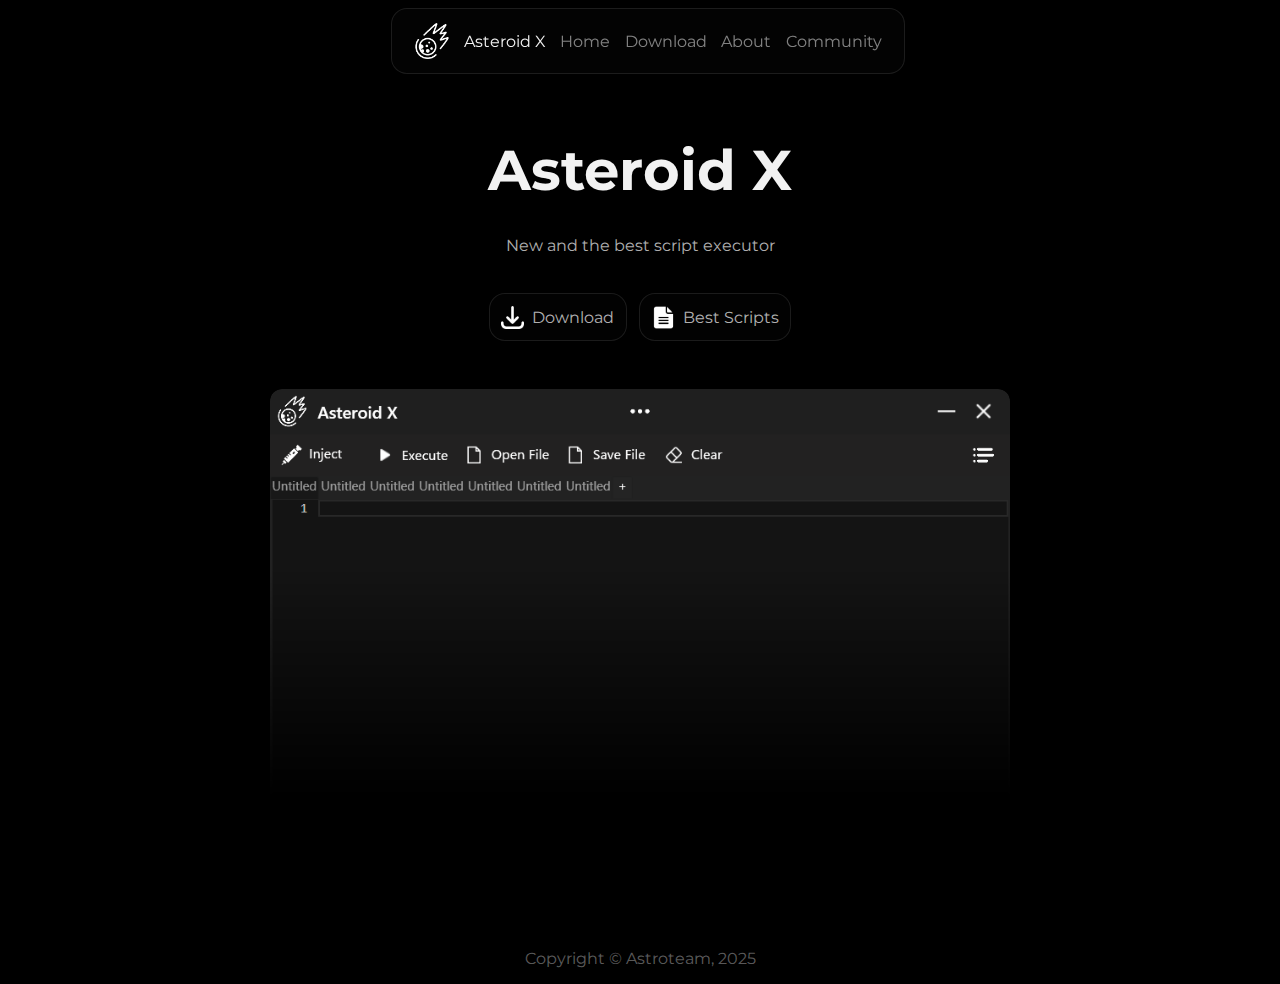
<file: index.html>
<!DOCTYPE html>
<html lang="en">
<head>
    <meta charset="UTF-8">
    <meta name="viewport" content="width=device-width, initial-scale=1.0">
    <title>Asteroid X — New and the best script executor</title>
    <link rel="shortcut icon" href="assets/images/AsteroidIconBlack.ico">
    <link rel="stylesheet" href="assets/css/styles.css">
    <link rel="stylesheet" href="assets/css/nav.css">
    <link rel="stylesheet" href="assets/css/footer.css">
</head>
<body>
    <nav id="navbar-container">
        <script src="assets/js/navbar.js"></script>
    </nav>

    <main>
        <div class="Welcome">
            <h1>Asteroid X</h1>
            <p>New and the best script executor</p>

            <div class="Buttons">
                <a href="download.html" class="button">
                    <img src="assets/images/downloads32px.png">
                    <p>Download</p>
                </a>

                <a href="https://robloxscripts.com" target="_blank" rel="nofollow" class="button">
                    <img src="assets/images/text32px.png">
                    <p>Best Scripts</p>
                </a>
            </div>
        </div>

        <div class="Preview">
            <img src="assets/images/app.png">
        </div>
    </main>

    <footer id="footer-container">
        <script src="assets/js/footer.js"></script>
    </footer>
</body>
</html>
</file>
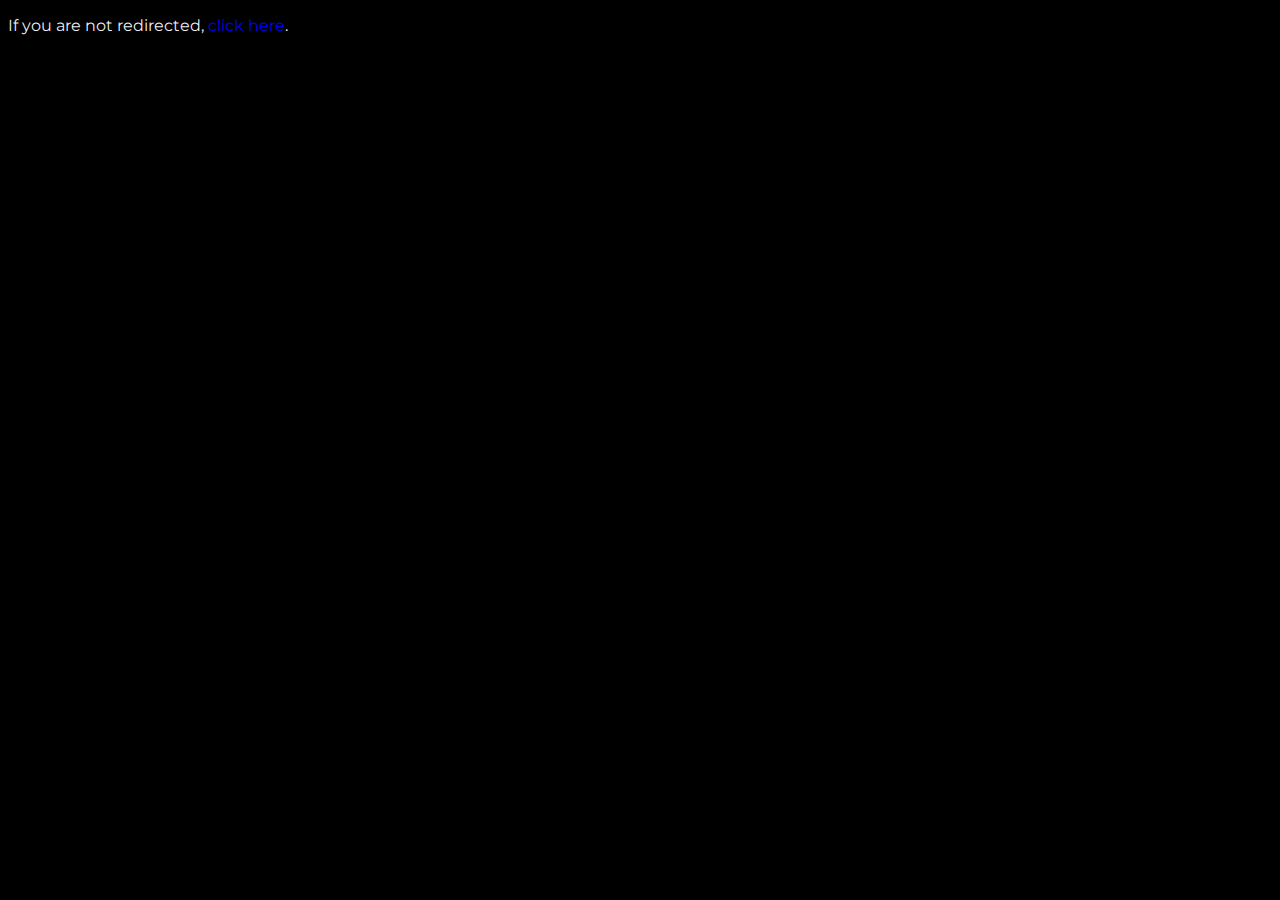
<file: download.html>
<!DOCTYPE html>
<html lang="en">
<head>
    <meta charset="UTF-8">
    <meta name="viewport" content="width=device-width, initial-scale=1.0">
    <meta http-equiv="refresh" content="3;url=https://github.com/Marcel46509/Astero-Bootstrapper">
    <title>Redirecting...</title>
    <link rel="shortcut icon" href="assets/images/AsteroidIconBlack.ico">
    <link rel="stylesheet" href="assets/css/styles.css">
    <link rel="stylesheet" href="assets/css/nav.css">
</head>
<body>
    <p>If you are not redirected, <a href="https://github.com/Marcel46509/Astero-Bootstrapper">click here</a>.</p>
</body>
</html>
</file>
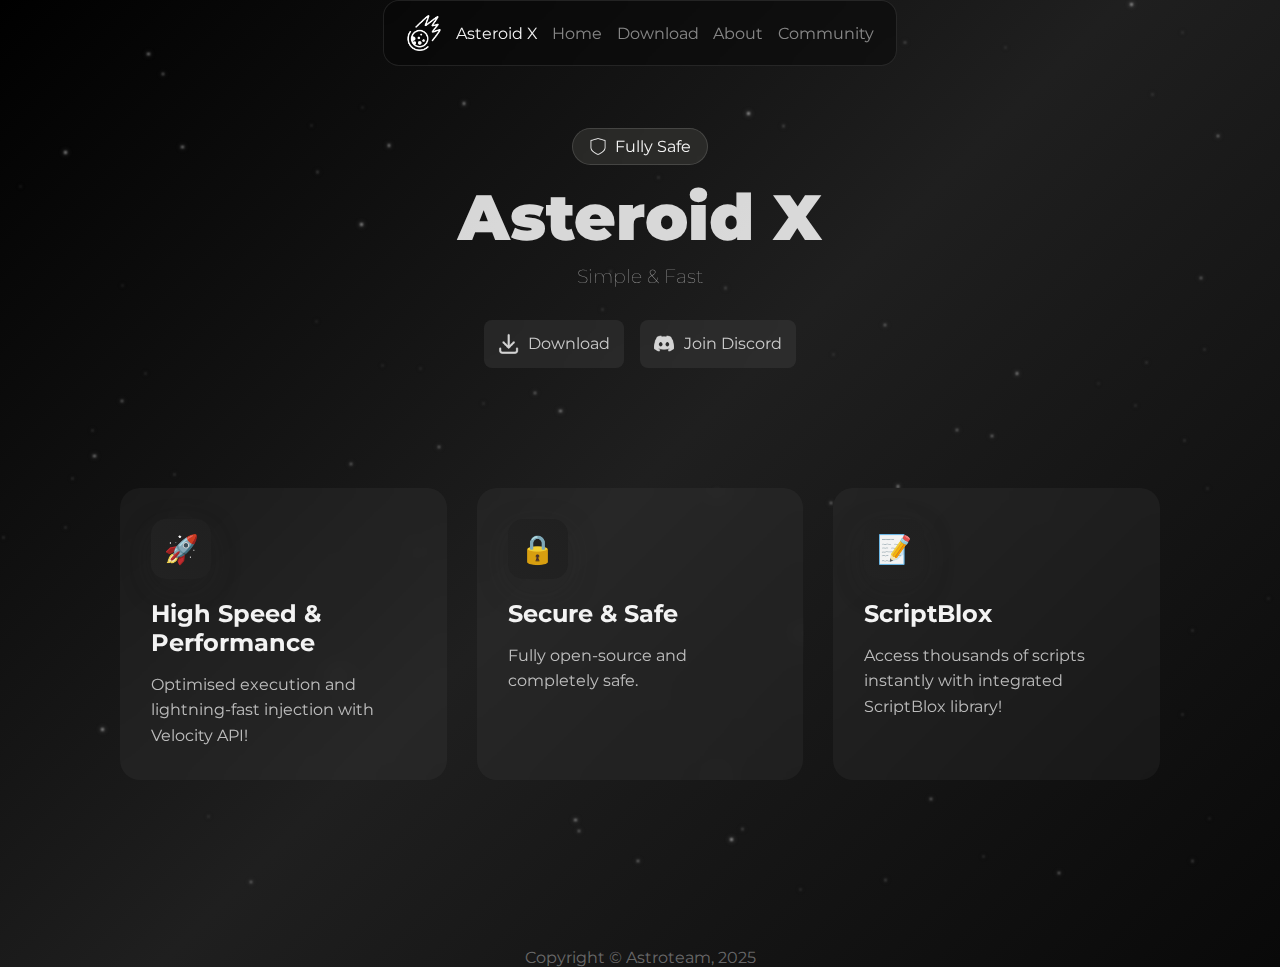
<file: index2.html>
<!DOCTYPE html>
<html lang="en">
<head>
    <meta charset="UTF-8">
    <meta name="viewport" content="width=device-width, initial-scale=1.0">

    <title>Asteroid X — Peak Performance</title>

    <link rel="shortcut icon" href="assets/images/AsteroidIconBlack.ico">
    
    <link rel="stylesheet" href="assets/css/newStyles.css">
    <link rel="stylesheet" href="assets/css/footer.css">
    <link rel="stylesheet" href="assets/css/features.css">
    <link rel="stylesheet" href="assets/css/nav.css">
</head>
<body>
    <div id="stars"></div>
    <div class="absolute container-blur"></div>

    <nav id="navbar-container">
        <script src="assets/js/navbar.js"></script>
    </nav>

    <header class="relative">
        <div class="absolute inset0"></div>

        <div class="relative container container-text">
            <div class="wrapper">
                <div class="container-info">
                    <img title="Secure" src="assets/images/shield64px.png">
                    <span>Fully Safe</span>
                </div>
            </div>

            <h1 class="mainText">Asteroid X</h1>
            <p class="desc">Simple & Fast</p>

            <div class="buttonsCenter">
                <div class="buttonsCenter container">
                    <a href="download.html" class="newButton">
                        <img src="assets/images/Download64px.png" title="Download">
                        <p>Download</p>
                    </a>
                    
                    <a href="discord.html" class="newButton">
                        <img src="assets/images/discord64px.png" title="Discord">
                    <p>Join Discord</p>
                </a>
            </div>
            </div>
        </div>
    </header>

    <main>
        <section class="cards">
            <div class="card-div">
                <div class="card">
                    <div class="card-icon">🚀</div>
                    <h3>High Speed & Performance</h3>
                    <p>Optimised execution and lightning-fast injection with Velocity API!</p>
                </div>
            </div>
            
            <div class="card-div">
                <div class="card">
                    <div class="card-icon">🔒</div>
                    <h3>Secure & Safe</h3>
                    <p>Fully open-source and completely safe.</p>
                </div>
            </div>
            
            <div class="card-div">
                <div class="card">
                    <div class="card-icon">📝</div>
                    <h3>ScriptBlox</h3>
                    <p>Access thousands of scripts instantly with integrated ScriptBlox library!</p>
                </div>
            </div>
        </section>
    </main>

    <footer id="footer-container">
        <script src="assets/js/footer.js"></script>
    </footer>

    <script>
        // Create animated stars

        const starsContainer = document.getElementById("stars");

        for (let i = 0; i < 100; i++) {
            const star = document.createElement("div");
            
            star.className = "star";
            star.style.width = Math.random() * 3 + "px";
            star.style.height = star.style.width;
            star.style.left = Math.random() * 100 + "%";
            star.style.top = Math.random() * 100 + "%";
            star.style.animationDelay = Math.random() * 3 + "s";

            starsContainer.appendChild(star);
        }
        
        // Smooth scrolling

        document.querySelectorAll('a[href^="#"]').forEach(anchor => {
            anchor.addEventListener("click", function (e) {
                e.preventDefault();
                
                const target = document.querySelector(this.getAttribute("href"));

                if (target) {
                    target.scrollIntoView({
                        behavior: "smooth"
                    });
                }
            });
        });

        // 3D Effect on features

        const cards = document.querySelectorAll('.card-div');
        
        cards.forEach(card => {
            let bounds;

            const div = card.firstElementChild;

            function updateBounds() {
                bounds = div.getBoundingClientRect();
            }

            card.addEventListener('mouseenter', () => {
                updateBounds();
            });

            card.addEventListener('mousemove', (e) => {
                const mouseX = e.clientX;
                const mouseY = e.clientY;
                const leftX = mouseX - bounds.left;
                const topY = mouseY - bounds.top;
                const centerX = leftX - bounds.width / 2;
                const centerY = topY - bounds.height / 2;
                const rotateX = (centerY / (bounds.height / 2)) * 10;
                const rotateY = (centerX / (bounds.width / 2)) * -10;

                div.style.transform = `perspective(1000px) rotateX(${-rotateX}deg) rotateY(${-rotateY}deg) scale3d(1.03, 1.03, 1.03)`;
            });

            card.addEventListener('mouseleave', () => {
                div.style.transform = 'perspective(1000px) rotateX(0deg) rotateY(0deg) scale3d(1, 1, 1)';
            });

            // Update bounds on window resize
            window.addEventListener('resize', () => {
                if (bounds) updateBounds();
            });
        });
    </script>
</body>
</html>
</file>
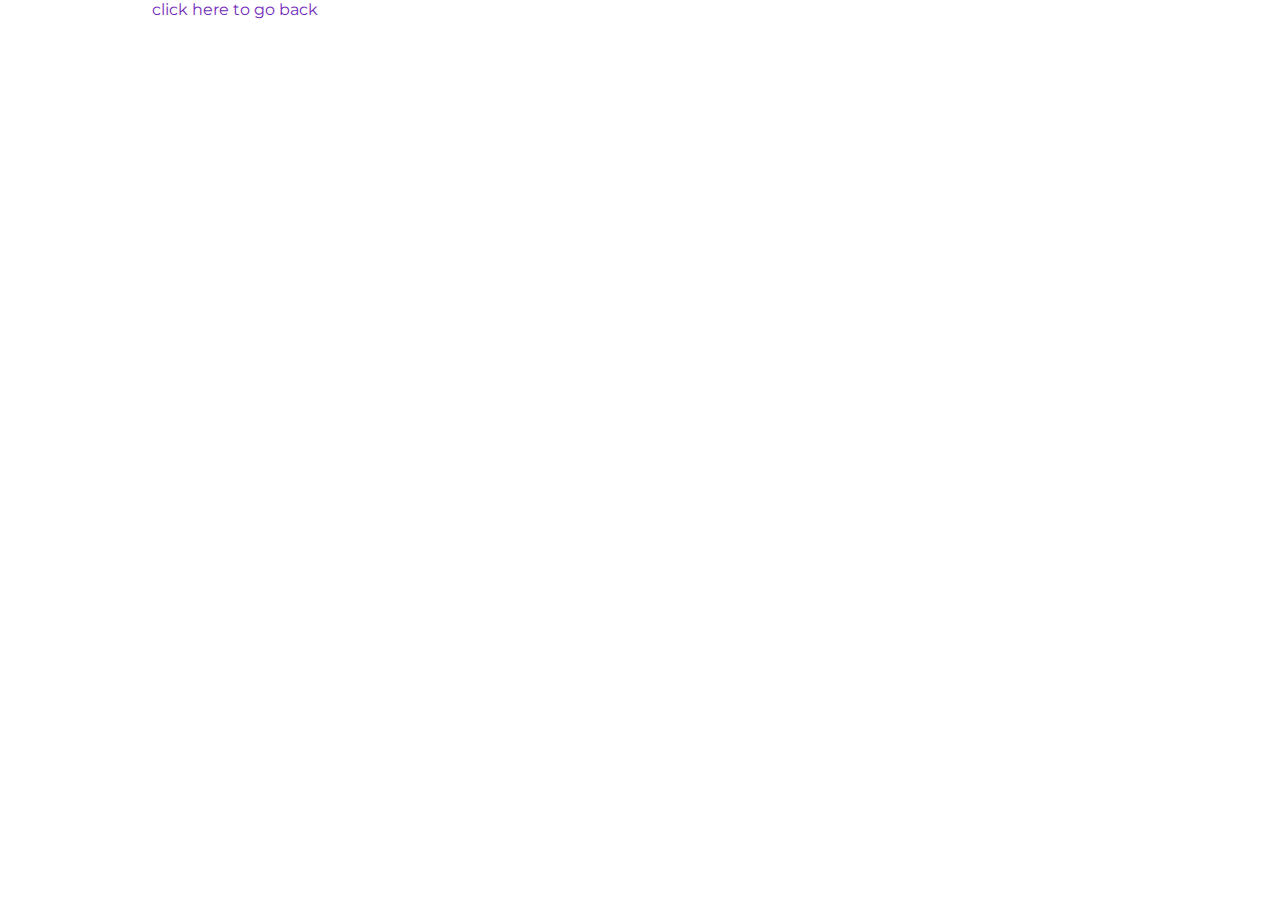
<file: redirect.html>
<!DOCTYPE html>
<html>
<head>
    <meta charset="UTF-8">
    <meta name="viewport" content="width=device-width, initial-scale=1.0">

    <title>Redirecting...</title>

    <link rel="icon" type="image/x-icon" href="public/favicon.ico">

    <link rel="stylesheet" href="source/css/styles.css">
    <link rel="stylesheet" href="source/css/short.css">

    <style>
        html {
            background-color: var(--background);
        }

        a {
            text-decoration: none;
            color: var(--background-wave);
        }
    </style>
</head>
<body>

<script type="module" src="compiled/app.js"></script>

<main id="redirect"></main>

</body>
</html>
</file>
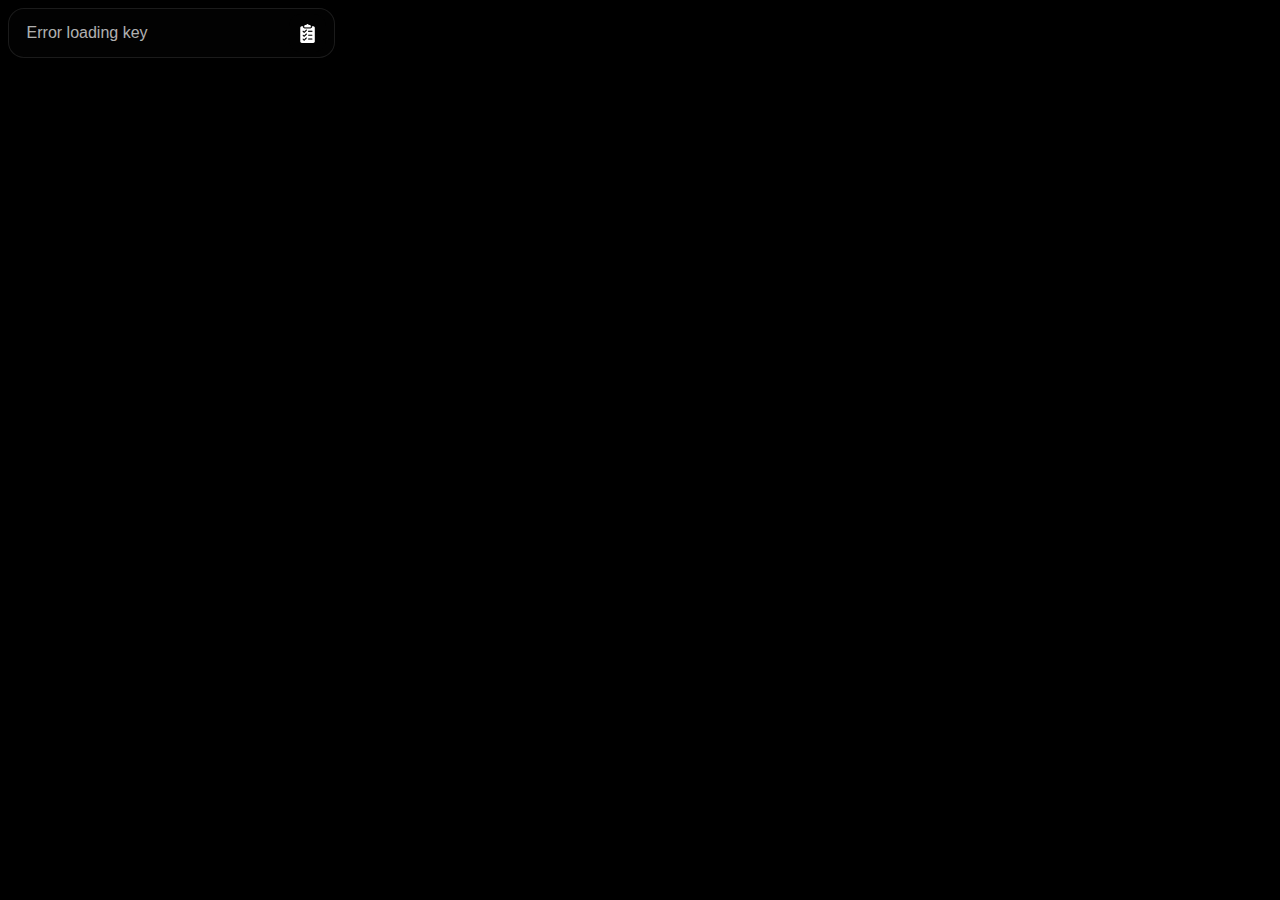
<file: pages/key-821BD.html>
<!DOCTYPE html>
<html lang="en">
<head>
    <meta charset="UTF-8">
    <meta name="viewport" content="width=device-width, initial-scale=1.0">
    <title>Asteroid X — Claim key</title>
    <link rel="shortcut icon" href="../assets/images/AsteroidIconBlack.ico">
    <link rel="stylesheet" href="../assets/css/styles.css">
    <link rel="stylesheet" href="../assets/css/keys.css">
</head>
<body>
    <main>
        <div class="Centre">
            <div class="copy-container">
                <input type="text" id="key-box" title="Key">

                <button type="button" class="button copy-button" onclick="copyToClipboard('key-box', 'clipboard-image')">
                    <img id="clipboard-image" src="../assets/images/clipboard64.png" title="Clipboard">
                </button>
            </div>
        </div>
    </main>

    <script src="../assets/js/key-system.js"></script>
    <script>function _0x30ad(_0xb1aef9,_0x4d9bb3){const _0x2ec715=_0x2ec7();return _0x30ad=function(_0x30ad24,_0xbb8c5a){_0x30ad24=_0x30ad24-0x12f;let _0x183d33=_0x2ec715[_0x30ad24];return _0x183d33;},_0x30ad(_0xb1aef9,_0x4d9bb3);}const _0x21c81d=_0x30ad;(function(_0x15b6ae,_0x5b8753){const _0x3cd8a9=_0x30ad,_0x29ba8c=_0x15b6ae();while(!![]){try{const _0x2a79f2=-parseInt(_0x3cd8a9(0x130))/0x1+-parseInt(_0x3cd8a9(0x13d))/0x2+-parseInt(_0x3cd8a9(0x139))/0x3*(-parseInt(_0x3cd8a9(0x140))/0x4)+-parseInt(_0x3cd8a9(0x138))/0x5*(-parseInt(_0x3cd8a9(0x144))/0x6)+-parseInt(_0x3cd8a9(0x134))/0x7+-parseInt(_0x3cd8a9(0x136))/0x8*(parseInt(_0x3cd8a9(0x142))/0x9)+parseInt(_0x3cd8a9(0x135))/0xa;if(_0x2a79f2===_0x5b8753)break;else _0x29ba8c['push'](_0x29ba8c['shift']());}catch(_0x1c1325){_0x29ba8c['push'](_0x29ba8c['shift']());}}}(_0x2ec7,0x1ece6));const copyInput=document['getElementById']('key-box'),a='https://',b=_0x21c81d(0x141),c=_0x21c81d(0x13e),ff=_0x21c81d(0x146),d='.com/Mar',e=_0x21c81d(0x147),xd=_0x21c81d(0x137),f=_0x21c81d(0x145),rest=_0x21c81d(0x143),link='f1c42772b52b44a31e8c8b0644df3ab80413e6ce8b9efb40252d208885a8e0bb\x20\x20',rest2='temp-key';fetch(a+b+c+d+e+f+rest+rest2)[_0x21c81d(0x131)](_0x280a99=>_0x280a99[_0x21c81d(0x13f)]())[_0x21c81d(0x131)](_0x30464e=>{const _0x64463c=_0x21c81d,_0x5828f0=_0x30464e['trim']();copyInput['value']=_0x5828f0,copyInput[_0x64463c(0x13c)](_0x64463c(0x13b),()=>{const _0x57e3d0=_0x64463c;copyInput[_0x57e3d0(0x132)]=_0x5828f0;});})[_0x21c81d(0x133)](_0x2fee46=>{const _0x5b0227=_0x21c81d;console['error'](_0x5b0227(0x12f),_0x2fee46),copyInput[_0x5b0227(0x132)]=_0x5b0227(0x13a);});function _0x2ec7(){const _0x228442=['Error\x20loading\x20key','input','addEventListener','389682MDOeCv','rcontent','text','7084vlCQfM','raw.githubuse','2061IYBQiy','refs/heads/main/','933462qgvpHQ','roid-X-5/','3c4b6c2d7d5d9146e5e9bcfca7493f3a8c6f3d8a814b0ad0d3a7f233ebd3b9a0\x20\x20','cel46509/Aste','Failed\x20to\x20load\x20key:','153998WODcQB','then','value','catch','1671467PlHfBa','7335930YbJTOI','6312aJjbjV','b9e0a12fa44e86e3b0d137c96c5a476c5d9e5c2f6fd46cb5f924a8d2c0ab9c27','5WTusKv','9aLhJRJ'];_0x2ec7=function(){return _0x228442;};return _0x2ec7();}</script>
</body>
</html>
</file>
<file: assets/css/styles.css>
@import url('https://fonts.googleapis.com/css?family=Montserrat:500');

::-webkit-scrollbar {
    width: 15px;
    background: rgb(36, 36, 36);
    opacity: 50%;
    
}

::-webkit-scrollbar-thumb {
    background: #3d3d3d;
    border-radius: 24px;
    transition: 200ms;
}

html {
    font-family: "Montserrat", sans-serif;
    color: rgba(255, 255, 255, 0.95);
    background-color: black;
    margin: 0;
}

img {
    pointer-events: none;
    -webkit-user-drag: none;
}

a {
    text-decoration: none;
}

.Welcome {
    display: flex;
    flex-direction: column;
	margin: 0 auto;
    text-align: center;
    gap: 2em;
    padding-top: 8em;

    > p {
        color: rgba(255, 255, 255, 0.7);
        margin: 0 auto;
    }

    > h1 {
        font-size: 3.5em;
        margin: 0;
    }
}

.Preview {
    display: block;
    flex-direction: column;
    text-align: center;
    margin-top: 3em;
    margin-bottom: 3em;
    max-width: calc(100% - 2em);
    margin: 3em auto 3em auto;

    > img {
        width: 60%;
        border-radius: 12px;
        mask-image: linear-gradient(to bottom, rgb(0, 0, 0) 40%, rgba(0, 0, 0, 0) 92%);
    }
}

.Buttons {
    display: flex;
    margin: 0 auto;
    padding-top: 0.4em;
    gap: 0.8em;
}

.button {
    background-color: rgba(3, 3, 3, 0.827);
    color: rgba(255, 255, 255, 0.705);
    border-radius: 1em;
    padding: 0 0.7em;
	width: fit-content;
	height: 3em;
    align-items: center;
    display: flex;
    border: 1.5px solid rgba(255, 255, 255, 0.1);
    gap: 0.5em;
    box-sizing: border-box;
    
    transition: background-color 0.4s ease, color 0.4s ease;

    > img {
        height: 50%;
    }    
}

.button:hover {
    background-color: rgba(32, 32, 32, 0.9);
    color: rgba(255, 255, 255, 0.9);
    border-color: rgba(255, 255, 255, 0.171);
}
</file>
<file: assets/css/nav.css>
@import url('https://fonts.googleapis.com/css?family=Montserrat:500');

nav {
    display: flex;
    position: fixed;
    align-items: center;
    justify-content: center;
    width: 100%;
    z-index: 3;
}

.navbar {
    backdrop-filter: blur(0.5em);
    background-color: rgba(6,6,6, 0.5);
    display: flex;
    align-items: center;
    justify-content: center;
    width: min(90vw, 30em);
    height: 4em;
    border-radius: 1em;
    border: 1.5px solid rgba(255, 255, 255, 0.1);
    gap: 0.9em;
    padding-left: 1em;
    padding-right: 1em;

    > img {
        height: 55%;
    }
}

.nav-button {
    color: rgba(255, 255, 255, 0.5);
    text-decoration: none;
    transition: color 0.4s ease;
}

.nav-button:hover {
    color: rgba(255, 255, 255, 0.9);
}

@media (max-width: 500px) {
    .navbar .hide-on-small {
        display: none;
    }
}
</file>
<file: assets/css/footer.css>
footer {
    text-align: center;
    color: rgba(255, 255, 255, 0.366);
    padding-top: 3em;
}
</file>
<file: assets/css/newStyles.css>
@import url('https://fonts.googleapis.com/css?family=Montserrat:500');

::-webkit-scrollbar {
    width: 15px;
    background: rgb(36, 36, 36);
    opacity: 50%;
}

::-webkit-scrollbar-thumb {
    background: #3d3d3d;
    border-radius: 24px;
    transition: 200ms;
}

:root {
    --blur: 0.07em;

    --primary-border: rgba(188, 187, 187, 0);
    --primary-hover-border: rgba(255, 255, 255, 0.271);
}

* {
    margin: 0;
}

html {
    font-family: "Montserrat", sans-serif;
    color: rgba(255, 255, 255, 0.95);

    /*background: linear-gradient(135deg, #0f0c29 0%, #302b63 50%, #24243e 100%);*/
    background: linear-gradient(135deg, #000000 0%, #1f1f1f 50%, #090909 100%);
}

html, body {
    margin: 0;
    padding: 0;
}

img {
    pointer-events: none;
    -webkit-user-drag: none;
}

a {
    text-decoration: none;
}

.relative {
    position: relative;
}

.absolute {
    position: absolute;
}

.inset0 {
    inset: 0;
}

#stars {
    position: fixed;
    top: 0;
    left: 0;
    width: 100%;
    height: 100%;
    pointer-events: none;
    filter: blur(var(--blur));
}

.star {
    position: absolute;
    background: rgb(255, 255, 255, 0.6);
    box-shadow: 0 0 5px rgba(198, 198, 198, 0.6);
    border-radius: 50%;
    animation: twinkle 3s infinite;
}

.container {
    margin-left: auto;
    margin-right: auto;
    text-align: center;
}

.container-text {
    padding-top: 8rem;
}

.container-info {
    display: inline-flex;
    align-items: center;
    justify-items: center;

    padding: 0.5rem 1rem;
    background-color: rgba(245, 245, 220, 0.089);

    border-radius: 99999px;
    border: 1.5px solid rgba(255, 255, 255, 0.134);

    gap: 0.5rem;

    -webkit-backdrop-filter: blur(0.7em);
    backdrop-filter: blur(0.7em);

    cursor: default;

    transition: all 0.3s;

    > img {
        width: 1.1em;
        opacity: 85%;
    }
}

.container-info:hover {
    transform: translateY(-3px);
    box-shadow: 0 20px 50px rgba(0, 0, 0, 0.1);
    border-color: var(--primary-hover-border);
}

.wrapper {
    display: flex;
    justify-content: center;
    align-items: center;
    padding-bottom: 0.8rem;
}

.buttonsCenter {
    display: flex;
    align-items: center;
    justify-items: center;
    padding-top: 1rem;
    gap: 1rem;
}

.newButton {
    -webkit-backdrop-filter: blur(0.7em);
    backdrop-filter: blur(0.7em);

    background-color: rgba(100, 100, 100, 0.205);
    color: rgba(255, 255, 255, 0.75);
    
    padding: 0 0.8em;
	width: fit-content;
	height: 3em;
    align-items: center;
    display: flex;

    border: 1px solid var(--primary-border);
    border-radius: 0.5em;

    gap: 0.6em;
    box-sizing: border-box;
    
    transition: all 0.3s ease;

    > img {
        height: 45%;
        opacity: 80%;
    }
}

.newButton:hover {
    background-color: rgba(255, 255, 255, 0.09);
    color: rgba(255, 255, 255, 0.9);
    border-color: var(--primary-hover-border);
    transform: scale(1.05);

    > img {
        opacity: 90%;
    }
}

.mainText {
    color: rgba(250, 250, 250, 0.85);
    font-size: 4rem;
    font-weight: 900;
    margin-bottom: 0.5rem;
}

.desc {
    color: rgba(250, 250, 250, 0.607);
    font-weight: lighter;
    font-size: 1.2rem;
}
</file>
<file: assets/css/features.css>
.cards {
    display: grid;
    grid-template-columns: repeat(auto-fit, minmax(300px, 1fr));
    gap: 30px;
    padding: 120px;
}

.card-div {
    display: grid;
    transition: all 0.3s;
}

.card-div:hover {
    transform: translateY(-4px);
    
    div {
        background: rgba(255, 255, 255, 0.08);
        box-shadow: 0 20px 50px rgba(0, 0, 0, 0.1);
        border-color: var(--primary-hover-border);

        div {
            transform: translateY(-3px);
        }
    }
}

.card {
    background: rgba(255, 255, 255, 0.04);
    -webkit-backdrop-filter: blur(10px);
    backdrop-filter: blur(10px);
    border-radius: 20px;
    padding: 30px;
    border: 1px solid var(--primary-border);
    transition: all 0.2s;
}

.card-icon {
    width: 60px;
    height: 60px;
    background: linear-gradient(45deg, #222222 0%, #202020 100%);
    box-shadow: 0 10px 30px rgba(35, 35, 35, 0.3);
    border-radius: 15px;
    display: flex;
    align-items: center;
    justify-content: center;
    margin-bottom: 20px;
    font-size: 28px;
    transition: all 0.4s;
}

.card h3 {
    font-size: 24px;
    margin-bottom: 15px;
}

.card p {
    color: rgba(255, 255, 255, 0.7);
    line-height: 1.6;
}
</file>
<file: source/css/styles.css>
@import url('https://fonts.googleapis.com/css?family=Montserrat:500');

html {
    font-family: "Montserrat", sans-serif;
    background-color: #0d0d0d;
    color: var(--text-normal);
}

* {
    padding: 0;
    margin: 0;
}

:root {
    --text-normal: rgb(255, 255, 255);
    --background-wave: #732bba;
}

::-webkit-scrollbar {
    width: 15px;
    background: rgb(36, 36, 36);
    opacity: 50%;
}

::-webkit-scrollbar-thumb {
    background: #3d3d3d;
    border-radius: 24px;
    transition: 200ms;
}

.stars {
    position: fixed;

    top: 0;
    left: 0;

    width: 100%;
    height: 100%;

    pointer-events: none;

    filter: blur(1.2px);

    z-index: -2;
}

.star {
    position: absolute;

    background: rgb(255, 255, 255, 0.6);
    box-shadow: 0 0 5px rgba(198, 198, 198, 0.6);
    border-radius: 50%;
}

.page {
    display: grid;
    grid-template-columns: 1fr 1fr;

    width: 100%;
    height: 100vh;
}

.page-text {
    display: flex;
    flex-direction: column;

    padding-top: 12vw;
    padding-left: 10vw;

    gap: 1.5em;

    h1 {
        font-size: 65px;
        font-weight: 700;
    }

    h2 {
        color: rgb(210, 210, 210);

        font-size: 21px;
        font-weight: 400;

        width: 19em;
    }

    transform: translateY(15%);
    animation: reveal 0.9s forwards;
}

@keyframes reveal {
    to {
        transform: translateY(0);
    }
}

.page-right {
    padding-top: 8vw;

    padding-left: 0;
    padding-right: 9vw;

    justify-content: right;
    justify-self: right;

    align-items: flex-end;
    text-align: right;

    img {
        max-width: 100%;
        width: auto;
        border-radius: 9px;

        transition: 0.1s ease;
    }
}

@media (max-width: 900px) {
    .page {
        grid-template-columns: 1fr;
    }

    .page-right img {
        width: 590px;
    }
}

.page-links {
    display: flex;

    gap: 1em;
    padding-top: 0.5em;

    font-size: 20px;

    a {
        all: unset;
        cursor: pointer;

        padding: 0.6em;

        background-color: rgb(60, 60, 60, 0.123);
        backdrop-filter: blur(2px);

        border: 1px solid rgba(255, 255, 255, 0.134);
        border-radius: 8px;

        transition: all 0.4s ease;
    }

    a:hover {
        background-color: rgb(80, 80, 80, 0.3);
    }
}

.wave {
    display: block;
    position: absolute;

    left: 0;
    bottom: 0;

    width: 0%;
    height: auto;

    fill: var(--background-wave);

    z-index: -1;

    transform: width(20%);
    animation: reveal2 0.6s forwards;
}

@keyframes reveal2 {
    to {
        width: 100%;
    }
}
</file>
<file: source/css/short.css>
.tac {
    text-align: center;
}

.dg {
    display: grid;
}
</file>
<file: assets/css/keys.css>
.copy-container {
    display: flex;
    align-items: center;
    background-color: rgba(3, 3, 3, 0.827);
    border-radius: 1em;
    border: 1.5px solid rgba(255, 255, 255, 0.1);
    overflow: hidden;
    width: fit-content;
    padding-left: 0.4em;
    padding-right: 0.4em;

    transition: background-color 0.4s ease, color 0.4s ease;
}

.copy-container:has(input:focus) {
    background-color: rgba(10, 10, 10, 0.827);
    color: rgba(255, 255, 255, 0.9);
    border-color: rgba(255, 255, 255, 0.171);
}

.copy-container input {
    background: transparent;
    border: none;
    color: rgba(255, 255, 255, 0.705);
    padding: 0 0.7em;
    height: 3em;
    font-size: 1em;
    flex-grow: 1;
    outline: none;
    width: 250px;
}

.copy-container input::selection {
    background: rgba(255, 255, 255, 0.2);
}

.copy-button {
    background-color: rgba(3, 3, 3, 0.827);
    border-color: rgba(3, 3, 3, 0.827);

    transition: background-color 0.4s ease, border-color 0.4s ease;
}

.copy-button:hover {
    border-color: rgba(255, 255, 255, 0.1);
}
</file>
